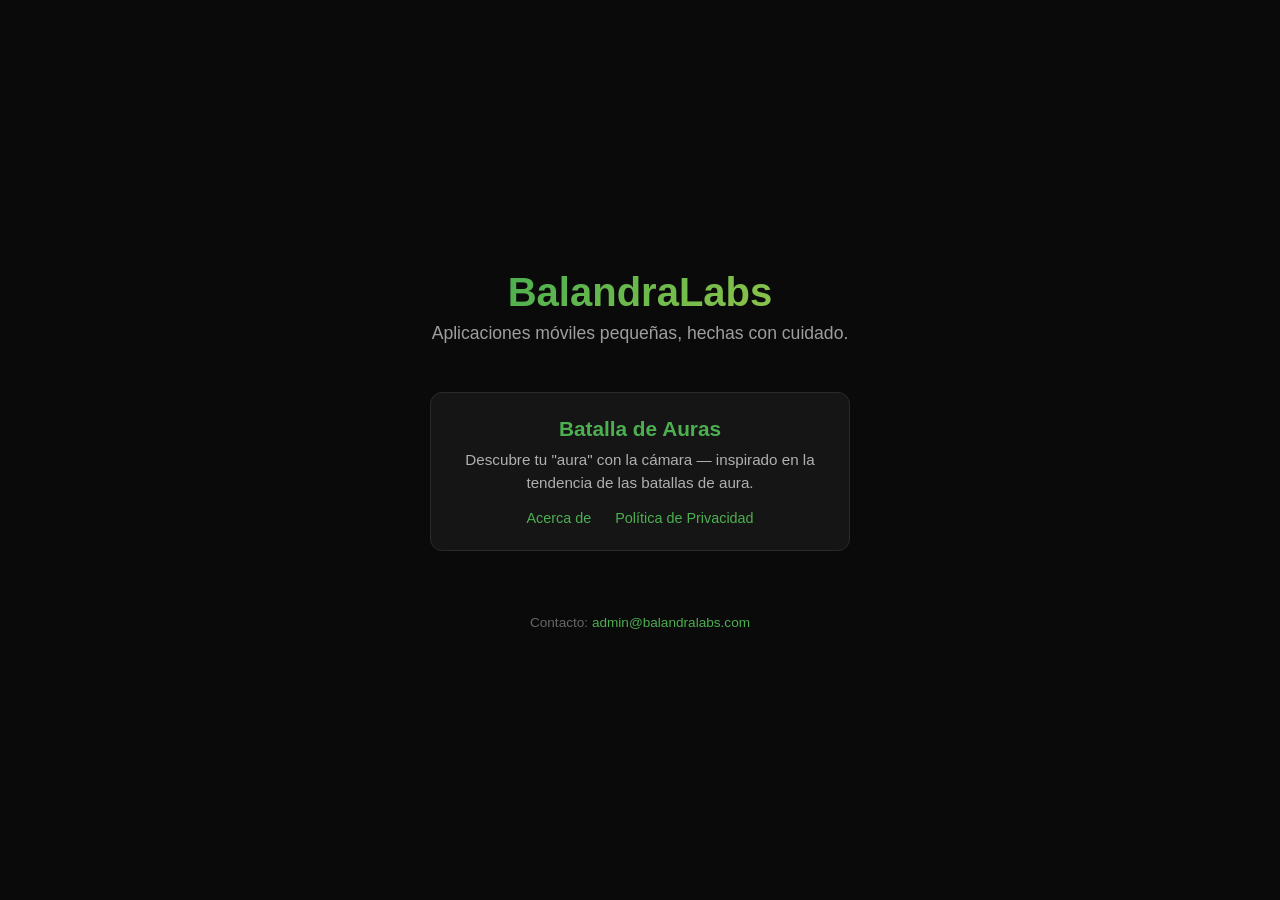
<file: index.html>
<!DOCTYPE html>
<html lang="es">
<head>
    <meta charset="UTF-8">
    <meta name="viewport" content="width=device-width, initial-scale=1.0">
    <title>BalandraLabs</title>
    <style>
        * {
            margin: 0;
            padding: 0;
            box-sizing: border-box;
        }

        body {
            background-color: #0a0a0a;
            color: #f0f0f0;
            font-family: -apple-system, BlinkMacSystemFont, "Segoe UI", Roboto, sans-serif;
            min-height: 100vh;
            display: flex;
            flex-direction: column;
            align-items: center;
            justify-content: center;
            padding: 24px;
        }

        h1 {
            font-size: 2.5rem;
            font-weight: 700;
            background: linear-gradient(135deg, #4CAF50, #8BC34A);
            -webkit-background-clip: text;
            background-clip: text;
            color: transparent;
            margin-bottom: 8px;
        }

        p.tagline {
            color: #9e9e9e;
            font-size: 1.1rem;
            margin-bottom: 48px;
            text-align: center;
        }

        .proyecto {
            background-color: #151515;
            border: 1px solid #2a2a2a;
            border-radius: 12px;
            padding: 24px 32px;
            max-width: 420px;
            width: 100%;
            text-align: center;
        }

        .proyecto h2 {
            font-size: 1.3rem;
            margin-bottom: 8px;
            color: #4CAF50;
        }

        .proyecto p {
            color: #b0b0b0;
            font-size: 0.95rem;
            line-height: 1.5;
            margin-bottom: 16px;
        }

        .proyecto-links {
            display: flex;
            justify-content: center;
            gap: 24px;
        }

        .proyecto-links a {
            color: #4CAF50;
            text-decoration: none;
            font-size: 0.9rem;
        }

        .proyecto-links a:hover {
            text-decoration: underline;
        }

        footer {
            margin-top: 64px;
            color: #666;
            font-size: 0.85rem;
        }

        footer a {
            color: #4CAF50;
            text-decoration: none;
        }

        footer a:hover {
            text-decoration: underline;
        }
    </style>
</head>
<body>
    <h1>BalandraLabs</h1>
    <p class="tagline">Aplicaciones móviles pequeñas, hechas con cuidado.</p>

    <div class="proyecto">
        <h2>Batalla de Auras</h2>
        <p>Descubre tu "aura" con la cámara — inspirado en la tendencia de las batallas de aura.</p>
        <div class="proyecto-links">
            <a href="/batalla-de-auras/acerca.html">Acerca de</a>
            <a href="/batalla-de-auras/privacidad.html">Política de Privacidad</a>
        </div>
    </div>

    <footer>
        Contacto: <a href="mailto:admin@balandralabs.com">admin@balandralabs.com</a>
    </footer>
</body>
</html>
</file>
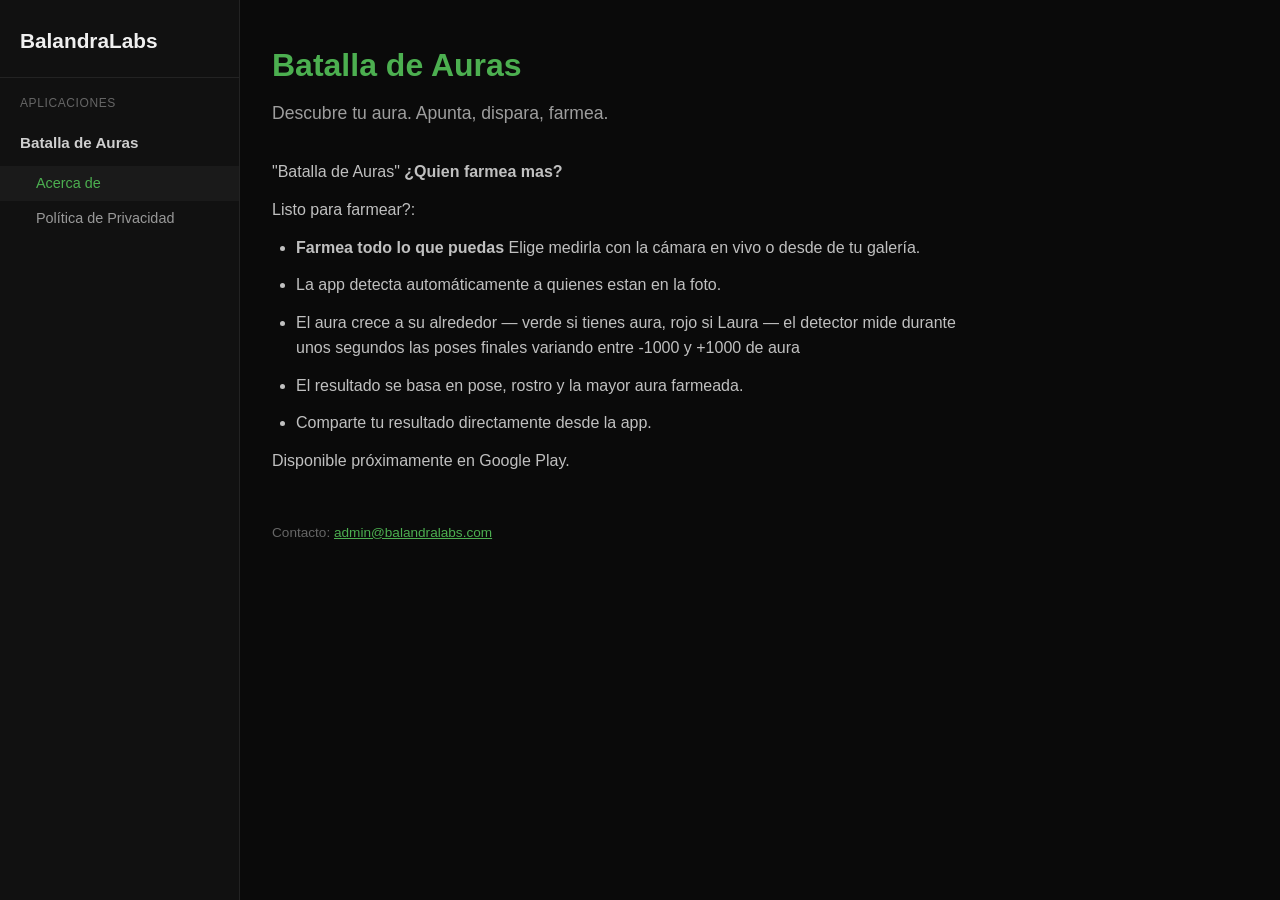
<file: batalla-de-auras/acerca.html>
<!DOCTYPE html>
<html lang="es">
<head>
    <meta charset="UTF-8">
    <meta name="viewport" content="width=device-width, initial-scale=1.0">
    <title>Acerca de Batalla de Auras</title>
    <link rel="stylesheet" href="/styles.css">
</head>
<body>
    <nav class="sidebar">
        <a class="marca" href="/">BalandraLabs</a>

        <div class="seccion-titulo">Aplicaciones</div>

        <div class="app">
            <span class="app-nombre">Batalla de Auras</span>
            <div class="app-links">
                <a href="/batalla-de-auras/acerca.html" class="activo">Acerca de</a>
                <a href="/batalla-de-auras/privacidad.html">Política de Privacidad</a>
            </div>
        </div>
    </nav>

    <main class="contenido">
        <h1>Batalla de Auras</h1>
        <p class="tagline">Descubre tu aura. Apunta, dispara, farmea.</p>

        <p>"Batalla de Auras"  <strong>¿Quien farmea mas?</strong> </p>

        <p>Listo para farmear?:</p>
        <ul>
            <li><strong>Farmea todo lo que puedas</strong> Elige medirla con la cámara en vivo  o desde de tu galería.</li>
            <li>La app detecta automáticamente a quienes estan en la foto.</li>
            <li>El aura crece a su alrededor — verde si tienes aura, rojo si Laura — el detector mide durante unos segundos las poses finales variando entre  -1000 y +1000 de aura</li>
            <li>El resultado se basa en pose, rostro y la mayor aura farmeada.</li>
            <li>Comparte tu resultado directamente desde la app.</li>
        </ul>

        <p>Disponible próximamente en Google Play.</p>

        <footer>
            Contacto: <a href="mailto:admin@balandralabs.com">admin@balandralabs.com</a>
        </footer>
    </main>
</body>
</html>
</file>
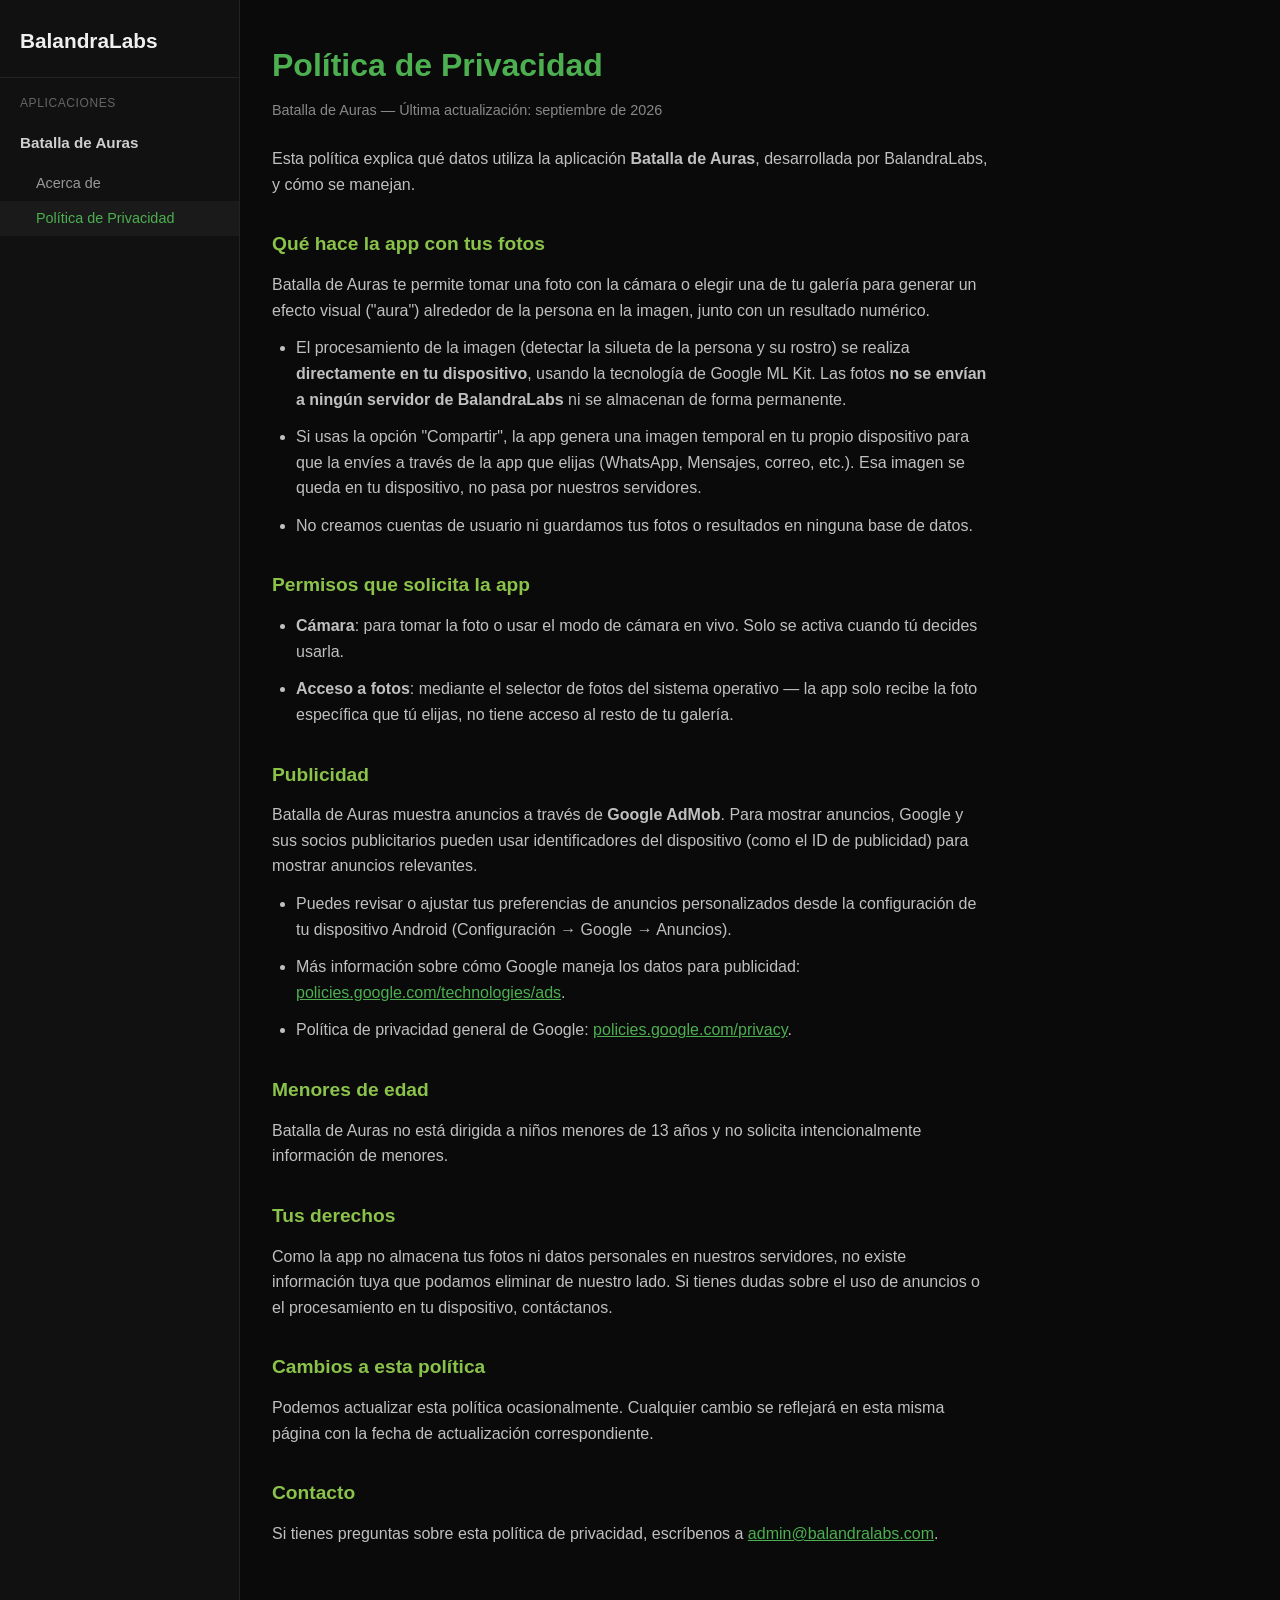
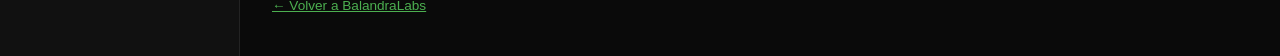
<file: batalla-de-auras/privacidad.html>
<!DOCTYPE html>
<html lang="es">
<head>
    <meta charset="UTF-8">
    <meta name="viewport" content="width=device-width, initial-scale=1.0">
    <title>Política de Privacidad — Batalla de Auras</title>
    <link rel="stylesheet" href="/styles.css">
</head>
<body>
    <nav class="sidebar">
        <a class="marca" href="/">BalandraLabs</a>

        <div class="seccion-titulo">Aplicaciones</div>

        <div class="app">
            <span class="app-nombre">Batalla de Auras</span>
            <div class="app-links">
                <a href="/batalla-de-auras/acerca.html">Acerca de</a>
                <a href="/batalla-de-auras/privacidad.html" class="activo">Política de Privacidad</a>
            </div>
        </div>
    </nav>

    <main class="contenido">
        <h1>Política de Privacidad</h1>
        <p class="fecha">Batalla de Auras — Última actualización: septiembre de 2026</p>

        <p>Esta política explica qué datos utiliza la aplicación <strong>Batalla de Auras</strong>, desarrollada por BalandraLabs, y cómo se manejan.</p>

        <h2>Qué hace la app con tus fotos</h2>
        <p>Batalla de Auras te permite tomar una foto con la cámara o elegir una de tu galería para generar un efecto visual ("aura") alrededor de la persona en la imagen, junto con un resultado numérico.</p>
        <ul>
            <li>El procesamiento de la imagen (detectar la silueta de la persona y su rostro) se realiza <strong>directamente en tu dispositivo</strong>, usando la tecnología de Google ML Kit. Las fotos <strong>no se envían a ningún servidor de BalandraLabs</strong> ni se almacenan de forma permanente.</li>
            <li>Si usas la opción "Compartir", la app genera una imagen temporal en tu propio dispositivo para que la envíes a través de la app que elijas (WhatsApp, Mensajes, correo, etc.). Esa imagen se queda en tu dispositivo, no pasa por nuestros servidores.</li>
            <li>No creamos cuentas de usuario ni guardamos tus fotos o resultados en ninguna base de datos.</li>
        </ul>

        <h2>Permisos que solicita la app</h2>
        <ul>
            <li><strong>Cámara</strong>: para tomar la foto o usar el modo de cámara en vivo. Solo se activa cuando tú decides usarla.</li>
            <li><strong>Acceso a fotos</strong>: mediante el selector de fotos del sistema operativo — la app solo recibe la foto específica que tú elijas, no tiene acceso al resto de tu galería.</li>
        </ul>

        <h2>Publicidad</h2>
        <p>Batalla de Auras muestra anuncios a través de <strong>Google AdMob</strong>. Para mostrar anuncios, Google y sus socios publicitarios pueden usar identificadores del dispositivo (como el ID de publicidad) para mostrar anuncios relevantes.</p>
        <ul>
            <li>Puedes revisar o ajustar tus preferencias de anuncios personalizados desde la configuración de tu dispositivo Android (Configuración → Google → Anuncios).</li>
            <li>Más información sobre cómo Google maneja los datos para publicidad: <a href="https://policies.google.com/technologies/ads" target="_blank" rel="noopener">policies.google.com/technologies/ads</a>.</li>
            <li>Política de privacidad general de Google: <a href="https://policies.google.com/privacy" target="_blank" rel="noopener">policies.google.com/privacy</a>.</li>
        </ul>

        <h2>Menores de edad</h2>
        <p>Batalla de Auras no está dirigida a niños menores de 13 años y no solicita intencionalmente información de menores.</p>

        <h2>Tus derechos</h2>
        <p>Como la app no almacena tus fotos ni datos personales en nuestros servidores, no existe información tuya que podamos eliminar de nuestro lado. Si tienes dudas sobre el uso de anuncios o el procesamiento en tu dispositivo, contáctanos.</p>

        <h2>Cambios a esta política</h2>
        <p>Podemos actualizar esta política ocasionalmente. Cualquier cambio se reflejará en esta misma página con la fecha de actualización correspondiente.</p>

        <h2>Contacto</h2>
        <p>Si tienes preguntas sobre esta política de privacidad, escríbenos a <a href="mailto:admin@balandralabs.com">admin@balandralabs.com</a>.</p>

        <footer>
            <a href="/">&larr; Volver a BalandraLabs</a>
        </footer>
    </main>
</body>
</html>
</file>
<file: styles.css>
* {
    margin: 0;
    padding: 0;
    box-sizing: border-box;
}

body {
    background-color: #0a0a0a;
    color: #e0e0e0;
    font-family: -apple-system, BlinkMacSystemFont, "Segoe UI", Roboto, sans-serif;
    line-height: 1.6;
    display: flex;
    min-height: 100vh;
}

/* --- Panel lateral --- */

.sidebar {
    width: 240px;
    flex-shrink: 0;
    background-color: #111;
    border-right: 1px solid #232323;
    padding: 24px 0;
}

.sidebar .marca {
    display: block;
    padding: 0 20px 20px;
    font-size: 1.3rem;
    font-weight: 700;
    color: #f0f0f0;
    text-decoration: none;
    border-bottom: 1px solid #232323;
    margin-bottom: 16px;
}

.sidebar .seccion-titulo {
    padding: 0 20px;
    font-size: 0.75rem;
    text-transform: uppercase;
    letter-spacing: 0.05em;
    color: #666;
    margin-bottom: 8px;
}

.sidebar .app {
    margin-bottom: 8px;
}

.sidebar .app-nombre {
    display: block;
    padding: 10px 20px;
    color: #cfcfcf;
    font-weight: 600;
    font-size: 0.95rem;
}

.sidebar .app-links {
    display: flex;
    flex-direction: column;
}

.sidebar .app-links a {
    padding: 6px 20px 6px 36px;
    color: #999;
    text-decoration: none;
    font-size: 0.9rem;
}

.sidebar .app-links a:hover,
.sidebar .app-links a.activo {
    color: #4CAF50;
    background-color: #1a1a1a;
}

/* --- Contenido principal --- */

.contenido {
    flex: 1;
    padding: 40px 32px;
    max-width: 780px;
}

h1 {
    color: #4CAF50;
    font-size: 2rem;
    margin-bottom: 8px;
}

h2 {
    color: #8BC34A;
    font-size: 1.2rem;
    margin-top: 32px;
    margin-bottom: 12px;
}

p, li {
    color: #c0c0c0;
    margin-bottom: 12px;
}

ul {
    padding-left: 24px;
}

a {
    color: #4CAF50;
}

.tagline {
    color: #9e9e9e;
    font-size: 1.1rem;
    margin-bottom: 32px;
}

.fecha {
    color: #888;
    font-size: 0.9rem;
    margin-bottom: 24px;
}

footer {
    margin-top: 48px;
    color: #666;
    font-size: 0.85rem;
}

/* --- Responsivo: en pantallas angostas, el panel se acomoda arriba --- */

@media (max-width: 640px) {
    body {
        flex-direction: column;
    }

    .sidebar {
        width: 100%;
        border-right: none;
        border-bottom: 1px solid #232323;
    }
}
</file>
